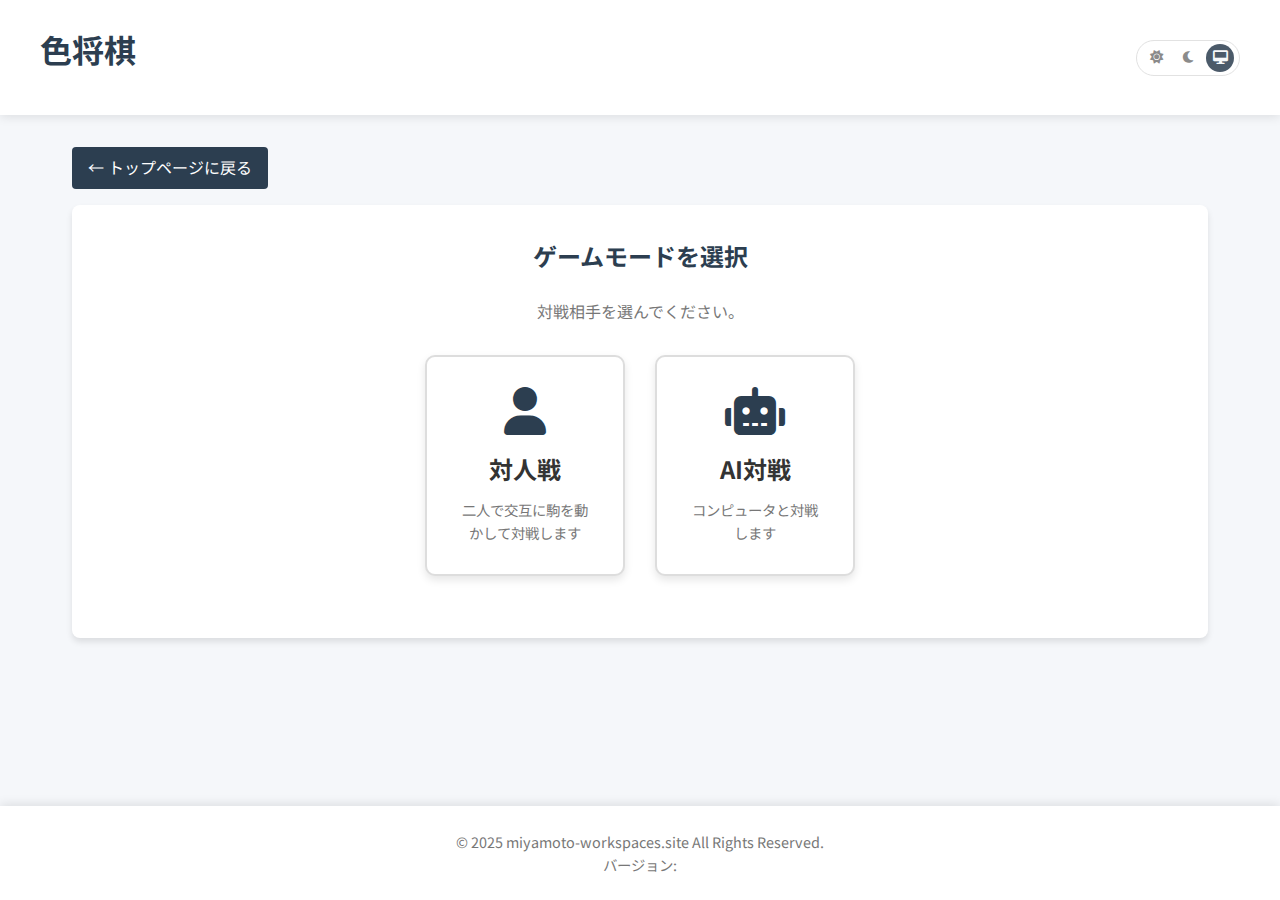
<file: index.html>
<!DOCTYPE html>
<html lang="ja">
<head>
    <meta charset="UTF-8">
    <meta name="viewport" content="width=device-width, initial-scale=1.0">
    <title>色将棋 | miyamoto-workspaces</title>
    <link href="https://fonts.googleapis.com/css2?family=Noto+Sans+JP:wght@400;700&display=swap" rel="stylesheet">
    <link rel="stylesheet" href="css/style.css">
    <link rel="stylesheet" href="https://cdnjs.cloudflare.com/ajax/libs/font-awesome/6.0.0-beta3/css/all.min.css">
</head>
<body>
    <header>
        <div class="header-content">
            <h1>色将棋</h1>
            
            <!-- テーマ切り替え - ラベルなし、アイコンのみ -->
            <div class="theme-toggle">
                <div class="theme-options">
                    <button id="light-mode" class="theme-btn" title="ライトモード">
                        <i class="fas fa-sun"></i>
                    </button>
                    <button id="dark-mode" class="theme-btn" title="ダークモード">
                        <i class="fas fa-moon"></i>
                    </button>
                    <button id="system-mode" class="theme-btn" title="システム設定に合わせる">
                        <i class="fas fa-desktop"></i>
                    </button>
                </div>
            </div>
        </div>
    </header>

    <main>
        <a href="../index.html" class="back-link">← トップページに戻る</a>
        
        <!-- ゲームモード選択画面 -->
        <div id="game-mode-selection" class="content-container">
            <h2 class="content-heading">ゲームモードを選択</h2>
            <p class="content-description">対戦相手を選んでください。</p>
            
            <div class="game-mode-options">
                <div class="game-mode-option" id="human-vs-human">
                    <i class="fas fa-user"></i>
                    <span>対人戦</span>
                    <p>二人で交互に駒を動かして対戦します</p>
                </div>
                <div class="game-mode-option" id="human-vs-ai">
                    <i class="fas fa-robot"></i>
                    <span>AI対戦</span>
                    <p>コンピュータと対戦します</p>
                </div>
            </div>
        </div>
        
        <!-- ゲーム画面 -->
        <div id="game-container" class="content-container" style="display: none;">
            
            <!-- ゲームモード表示 -->
            <div id="game-mode-display" class="game-mode-display">対人戦モード</div>
            
            <!-- ゲームエリア -->
            <div class="game-area">
                <!-- 相手の持ち駒エリア -->
                <div id="opponent-captured" class="captured-pieces opponent">
                    <!-- 持ち駒はJSで動的に追加 -->
                </div>
                
                <!-- 将棋盤 -->
                <div id="shogi-board" class="shogi-board">
                    <!-- 将棋盤はJSで動的に生成 -->
                </div>
                
                <!-- 自分の持ち駒エリア -->
                <div id="player-captured" class="captured-pieces player">
                    <!-- 持ち駒はJSで動的に追加 -->
                </div>
            </div>
            
            <!-- 手番表示エリア -->
            <div id="turn-display" class="turn-display">先手（あなた）の番です</div>
            
            <!-- 操作ボタンエリア -->
            <div class="control-buttons">
                <button id="reset-button" class="btn">
                    <i class="fas fa-redo"></i> リセット
                </button>
                <button id="back-to-menu-button" class="btn">
                    <i class="fas fa-arrow-left"></i> メニューに戻る
                </button>
                <button id="help-button" class="btn">
                    <i class="fas fa-question-circle"></i> ヘルプ
                </button>
                <button id="settings-button" class="btn">
                    <i class="fas fa-cog"></i> 設定
                </button>
            </div>
            
            <!-- 説明文 -->
            <p class="content-description game-description">色将棋｜将棋初心者でも直感的に遊べる視覚的にわかりやすい将棋ゲームです。</p>
        </div>
        
        <!-- 設定ダイアログ -->
        <div id="settings-dialog" class="dialog" style="display: none;">
            <div class="dialog-content">
                <h3>ゲーム設定</h3>
                <div class="settings-options">
                    <div class="setting-option">
                        <label for="show-movable-cells">移動可能マス表示</label>
                        <button id="show-movable-cells" class="toggle-btn active">ON</button>
                    </div>
                    <div class="setting-option">
                        <label for="show-capturable-marks">駒を取る・取られる表示</label>
                        <button id="show-capturable-marks" class="toggle-btn active">ON</button>
                    </div>
                </div>
                <button id="close-settings" class="btn">閉じる</button>
            </div>
        </div>
        
        <!-- AI設定画面 -->
        <div id="ai-settings" class="content-container" style="display: none;">
            <h2 class="content-heading">AI対戦設定</h2>
            <p class="content-description">AI対戦の設定を行ってください。</p>
            
            <div class="ai-settings-form">
                <div class="setting-group">
                    <h3>難易度</h3>
                    <div class="radio-buttons">
                        <label>
                            <input type="radio" name="difficulty" value="beginner" checked>
                            <span>初級</span>
                        </label>
                        <label>
                            <input type="radio" name="difficulty" value="intermediate">
                            <span>中級</span>
                        </label>
                        <label>
                            <input type="radio" name="difficulty" value="advanced">
                            <span>上級</span>
                        </label>
                    </div>
                </div>
                
                <div class="setting-group">
                    <h3>先手/後手</h3>
                    <div class="radio-buttons">
                        <label>
                            <input type="radio" name="player-side" value="first" checked>
                            <span>先手（あなた）</span>
                        </label>
                        <label>
                            <input type="radio" name="player-side" value="second">
                            <span>後手（あなた）</span>
                        </label>
                    </div>
                </div>
                
                <div class="settings-buttons">
                    <button id="start-ai-game" class="btn primary-btn">
                        <i class="fas fa-play"></i> ゲーム開始
                    </button>
                    <button id="back-to-mode-selection" class="btn">
                        <i class="fas fa-arrow-left"></i> 戻る
                    </button>
                </div>
            </div>
        </div>
    </main>

    <!-- ヘルプダイアログ -->
    <div id="help-dialog" class="help-dialog" style="display: none;">
        <div class="help-content">
            <h3>将棋のルール</h3>
            
            <h4>基本ルール</h4>
            <p>将棋は2人で遊ぶボードゲームです。交互に駒を動かし、相手の王将（玉将）を詰ませることが目的です。</p>
            
            <h4>駒の動かし方</h4>
            <ul>
                <li><strong>王将/玉将</strong>：8方向に1マス</li>
                <li><strong>飛車</strong>：上下左右に何マスでも</li>
                <li><strong>角行</strong>：斜め方向に何マスでも</li>
                <li><strong>金将</strong>：上下左右と斜め前に1マス</li>
                <li><strong>銀将</strong>：斜め4方向と前に1マス</li>
                <li><strong>桂馬</strong>：前方の斜め2マス先（L字）</li>
                <li><strong>香車</strong>：前方向に何マスでも</li>
                <li><strong>歩兵</strong>：前に1マス</li>
            </ul>
            
            <h4>駒の成り（昇進）</h4>
            <p>駒が敵陣（1-3段目または7-9段目）に入るか、敵陣から動く場合、成ることができます。成ると動きが変わります。</p>
            
            <h4>持ち駒</h4>
            <p>相手の駒を取ると、その駒は自分の持ち駒になります。持ち駒は盤上の空いているマスに打つことができます。</p>
            
            <button id="close-help" class="btn">閉じる</button>
        </div>
    </div>

    <!-- 成り駒選択ダイアログ -->
    <div id="promotion-dialog" class="promotion-dialog" style="display: none;">
        <div class="promotion-content">
            <h3>駒を成りますか？</h3>
            <div class="promotion-pieces">
                <div class="promotion-option">
                    <div id="promote-yes" class="piece promoted">
                        <span id="promoted-char">と</span>
                    </div>
                    <p>成る</p>
                </div>
                <div class="promotion-option">
                    <div id="promote-no" class="piece">
                        <span id="normal-char">歩</span>
                    </div>
                    <p>成らない</p>
                </div>
            </div>
        </div>
    </div>

    <!-- AI思考中表示 -->
    <div id="ai-thinking" class="ai-thinking" style="display: none;">
        <div class="ai-thinking-content">
            <div class="spinner"></div>
            <p>AIが考え中...</p>
        </div>
    </div>

    <!-- 勝敗表示ダイアログ -->
    <div id="game-result-dialog" class="dialog" style="display: none;">
        <div class="dialog-content result-dialog">
            <h3 id="result-title">ゲーム終了</h3>
            <p id="result-message" class="result-message"></p>
            <div class="result-buttons">
                <button id="new-game-button" class="btn primary-btn">新しいゲーム</button>
                <button id="close-result-button" class="btn">閉じる</button>
            </div>
        </div>
    </div>

    <!-- 定数定義のスクリプト -->
    <script>
        // 持ち時間設定（秒）- AIインターフェースとmain.jsで共有
        const TIME_LIMIT = {
            NONE: 'none'     // 無制限
        };
        
        // AIの難易度レベル - 共通定義
        const AI_DIFFICULTY = {
            BEGINNER: 'beginner',    // 初級
            INTERMEDIATE: 'intermediate', // 中級
            ADVANCED: 'advanced'     // 上級
        };
        
        // プレイヤーの手番 - 共通定義
        const PLAYER_SIDE = {
            FIRST: 'first',  // 先手
            SECOND: 'second' // 後手
        };
    </script>
    
    <!-- JavaScriptの読み込み -->
    <script src="js/version.js"></script>
    <script src="js/pieces.js"></script>
    <script src="js/board.js"></script>
    <script src="js/ai/chess-engine.js"></script>
    <script src="js/ai/ai-interface.js"></script>
    <script src="js/main.js"></script>
    
    <!-- フッター -->
    <footer class="game-footer">
        <div class="container">
            <p>&copy; 2025 miyamoto-workspaces.site All Rights Reserved.</p>
            <p id="version-info">バージョン: <span id="game-version"></span></p>
        </div>
    </footer>
</body>
</html>
</file>
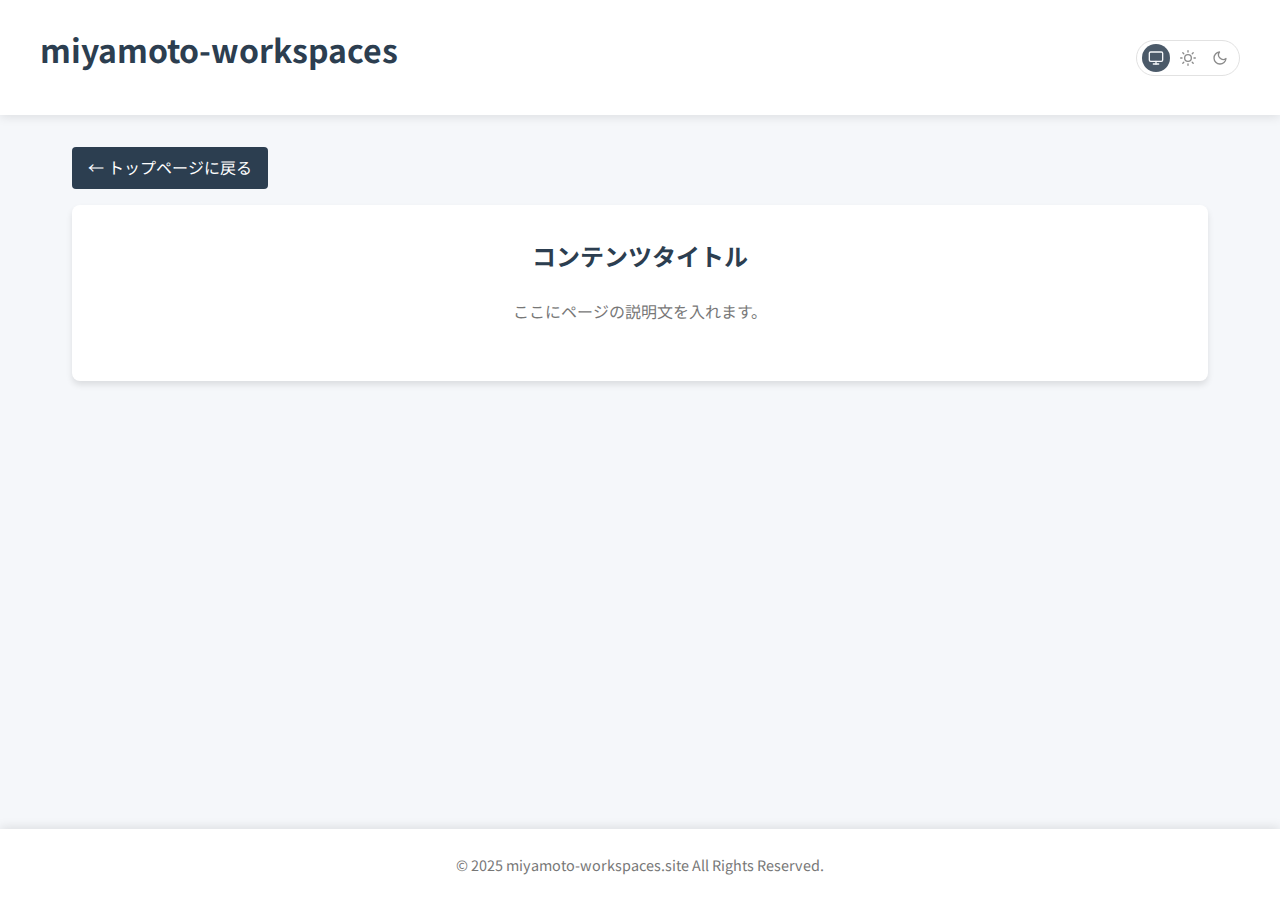
<file: 仕様書/template.html>
<!DOCTYPE html>
<html lang="ja">
<head>
    <meta charset="UTF-8">
    <meta name="viewport" content="width=device-width, initial-scale=1.0">
    <title>ページタイトル | miyamoto-workspaces</title>
    <link href="https://fonts.googleapis.com/css2?family=Noto+Sans+JP:wght@400;700&display=swap" rel="stylesheet">
    <style>
        /* ベースとなるスタイル */
        :root {
            /* ライトモードのデフォルト変数 */
            --bg-color: #f5f7fa;
            --header-bg: #ffffff;
            --card-bg: #ffffff;
            --text-color: #333333;
            --secondary-text: #777777;
            --border-color: #dddddd;
            --shadow-color: rgba(0, 0, 0, 0.1);
            --hover-shadow: rgba(0, 0, 0, 0.15);
            --primary-color: #2c3e50;
            --content-bg: #ffffff;
            --content-border: #dddddd;
        }

        /* ダークモードの変数 */
        [data-theme="dark"] {
            --bg-color: #1a1c23;
            --header-bg: #242731;
            --card-bg: #2d303a;
            --text-color: #f0f2f5;
            --secondary-text: #a0a6b3;
            --border-color: #3d4457;
            --shadow-color: rgba(0, 0, 0, 0.3);
            --hover-shadow: rgba(0, 0, 0, 0.4);
            --primary-color: #93c5fd;
            --content-bg: #242731;
            --content-border: #3d4457;
        }

        * {
            margin: 0;
            padding: 0;
            box-sizing: border-box;
        }

        html, body {
            height: 100%;
        }

        body {
            font-family: 'Noto Sans JP', sans-serif;
            background-color: var(--bg-color);
            color: var(--text-color);
            line-height: 1.6;
            display: flex;
            flex-direction: column;
            transition: background-color 0.3s, color 0.3s;
        }

        /* ヘッダー */
        header {
            background-color: var(--header-bg);
            padding: 1.5rem;
            box-shadow: 0 2px 10px var(--shadow-color);
            text-align: center;
            transition: background-color 0.3s, box-shadow 0.3s;
        }

        .header-content {
            display: flex;
            justify-content: space-between;
            align-items: center;
            max-width: 1200px;
            margin: 0 auto;
            flex-wrap: wrap;
        }

        h1 {
            margin-bottom: 1rem;
            font-weight: 700;
            color: var(--primary-color);
            transition: color 0.3s;
        }

        /* テーマ切り替えボタン */
        .theme-toggle {
            display: flex;
            align-items: center;
            justify-content: flex-end;
        }

        .theme-options {
            display: flex;
            background-color: var(--card-bg);
            border-radius: 20px;
            padding: 3px;
            border: 1px solid var(--border-color);
            opacity: 0.85;
            transition: opacity 0.2s;
        }

        .theme-options:hover {
            opacity: 1;
        }

        .theme-btn {
            border: none;
            background: none;
            color: var(--secondary-text);
            cursor: pointer;
            padding: 5px;
            margin: 0 2px;
            border-radius: 50%;
            display: flex;
            align-items: center;
            justify-content: center;
            width: 28px;
            height: 28px;
            transition: background-color 0.2s, color 0.2s;
        }

        .theme-btn:hover {
            background-color: rgba(128, 128, 128, 0.15);
        }

        .theme-btn.active {
            background-color: var(--primary-color);
            color: var(--bg-color);
        }

        /* メインコンテンツ */
        main {
            flex: 1 0 auto;
            padding: 2rem;
            max-width: 1200px;
            margin: 0 auto;
            width: 100%;
        }

        /* コンテンツカード */
        .content-container {
            background-color: var(--card-bg);
            border-radius: 8px;
            box-shadow: 0 4px 6px var(--shadow-color);
            padding: 2rem;
            margin-bottom: 2rem;
            transition: background-color 0.3s, box-shadow 0.3s;
        }

        .content-heading {
            margin-bottom: 1.5rem;
            text-align: center;
            color: var(--primary-color);
        }

        .content-description {
            margin-bottom: 1.5rem;
            color: var(--secondary-text);
            text-align: center;
        }

        /* 戻るボタン */
        .back-link {
            display: inline-block;
            padding: 0.5rem 1rem;
            background-color: var(--primary-color);
            color: white;
            text-decoration: none;
            border-radius: 4px;
            transition: background-color 0.2s;
            margin-bottom: 1rem;
        }

        .back-link:hover {
            background-color: #3a536b;
        }

        /* 汎用ボタン */
        .btn {
            background-color: var(--primary-color);
            color: white;
            border: none;
            border-radius: 4px;
            padding: 0.5rem 1rem;
            cursor: pointer;
            font-size: 0.9rem;
            transition: background-color 0.2s;
        }

        .btn:hover {
            background-color: #3a536b;
        }

        /* フッター */
        footer {
            flex-shrink: 0;
            text-align: center;
            padding: 1.5rem;
            background-color: var(--header-bg);
            color: var(--secondary-text);
            font-size: 0.9rem;
            box-shadow: 0 -2px 10px var(--shadow-color);
            margin-top: auto;
            transition: background-color 0.3s, color 0.3s, box-shadow 0.3s;
        }

        /* レスポンシブ調整 */
        @media (max-width: 768px) {
            .header-content {
                flex-direction: column;
                gap: 10px;
            }
            
            .theme-toggle {
                align-self: flex-end;
                margin-bottom: 5px;
            }
            
            .theme-options {
                transform: scale(0.9);
                opacity: 0.7;
            }
            
            main {
                padding: 1rem;
            }

            .content-container {
                padding: 1.5rem;
            }
        }

        @media (max-width: 480px) {
            /* スマホサイズの追加調整 */
        }
    </style>
</head>
<body>
    <header>
        <div class="header-content">
            <h1>miyamoto-workspaces</h1>
            
            <!-- テーマ切り替え - ラベルなし、アイコンのみ -->
            <div class="theme-toggle">
                <div class="theme-options">
                    <button id="theme-auto" class="theme-btn active" title="システム設定に合わせる">
                        <svg xmlns="http://www.w3.org/2000/svg" width="16" height="16" viewBox="0 0 24 24" fill="none" stroke="currentColor" stroke-width="2" stroke-linecap="round" stroke-linejoin="round">
                            <rect x="2" y="3" width="20" height="14" rx="2" ry="2"></rect>
                            <line x1="8" y1="21" x2="16" y2="21"></line>
                            <line x1="12" y1="17" x2="12" y2="21"></line>
                        </svg>
                    </button>
                    <button id="theme-light" class="theme-btn" title="ライトモード">
                        <svg xmlns="http://www.w3.org/2000/svg" width="16" height="16" viewBox="0 0 24 24" fill="none" stroke="currentColor" stroke-width="2" stroke-linecap="round" stroke-linejoin="round">
                            <circle cx="12" cy="12" r="5"></circle>
                            <line x1="12" y1="1" x2="12" y2="3"></line>
                            <line x1="12" y1="21" x2="12" y2="23"></line>
                            <line x1="4.22" y1="4.22" x2="5.64" y2="5.64"></line>
                            <line x1="18.36" y1="18.36" x2="19.78" y2="19.78"></line>
                            <line x1="1" y1="12" x2="3" y2="12"></line>
                            <line x1="21" y1="12" x2="23" y2="12"></line>
                            <line x1="4.22" y1="19.78" x2="5.64" y2="18.36"></line>
                            <line x1="18.36" y1="5.64" x2="19.78" y2="4.22"></line>
                        </svg>
                    </button>
                    <button id="theme-dark" class="theme-btn" title="ダークモード">
                        <svg xmlns="http://www.w3.org/2000/svg" width="16" height="16" viewBox="0 0 24 24" fill="none" stroke="currentColor" stroke-width="2" stroke-linecap="round" stroke-linejoin="round">
                            <path d="M21 12.79A9 9 0 1 1 11.21 3 7 7 0 0 0 21 12.79z"></path>
                        </svg>
                    </button>
                </div>
            </div>
        </div>
    </header>

    <main>
        <a href="../index.html" class="back-link">← トップページに戻る</a>
        
        <div class="content-container">
            <h2 class="content-heading">コンテンツタイトル</h2>
            <p class="content-description">ここにページの説明文を入れます。</p>
            
            <!-- ここにメインコンテンツを配置 -->
            <div class="content">
                <!-- コンテンツ -->
            </div>
        </div>
    </main>

    <footer>
        <p>&copy; 2025 miyamoto-workspaces.site All Rights Reserved.</p>
    </footer>

    <script>
        // DOMが読み込まれたら実行
        document.addEventListener('DOMContentLoaded', () => {
            const themeAutoBtn = document.getElementById('theme-auto');
            const themeLightBtn = document.getElementById('theme-light');
            const themeDarkBtn = document.getElementById('theme-dark');
            
            // テーマ処理 - システム設定の検出用
            const prefersDarkScheme = window.matchMedia("(prefers-color-scheme: dark)");
            
            // ローカルストレージからテーマ設定を取得
            const savedTheme = localStorage.getItem('theme-preference');
            
            // テーマ設定の適用
            function applyTheme(theme) {
                // すべてのボタンからactiveクラスを削除
                themeAutoBtn.classList.remove('active');
                themeLightBtn.classList.remove('active');
                themeDarkBtn.classList.remove('active');
                
                if (theme === 'auto') {
                    // システム設定に基づいてテーマを適用
                    themeAutoBtn.classList.add('active');
                    localStorage.setItem('theme-preference', 'auto');
                    
                    if (prefersDarkScheme.matches) {
                        document.documentElement.setAttribute('data-theme', 'dark');
                    } else {
                        document.documentElement.setAttribute('data-theme', 'light');
                    }
                } else if (theme === 'dark') {
                    // ダークモードを明示的に適用
                    themeDarkBtn.classList.add('active');
                    document.documentElement.setAttribute('data-theme', 'dark');
                    localStorage.setItem('theme-preference', 'dark');
                } else {
                    // ライトモードを明示的に適用
                    themeLightBtn.classList.add('active');
                    document.documentElement.setAttribute('data-theme', 'light');
                    localStorage.setItem('theme-preference', 'light');
                }
            }
            
            // 初期テーマの設定
            if (savedTheme) {
                applyTheme(savedTheme);
            } else {
                // デフォルトはシステム設定に従う
                applyTheme('auto');
            }
            
            // テーマ切り替えボタンのイベントリスナー
            themeAutoBtn.addEventListener('click', () => applyTheme('auto'));
            themeLightBtn.addEventListener('click', () => applyTheme('light'));
            themeDarkBtn.addEventListener('click', () => applyTheme('dark'));
            
            // システム設定の変更を検出
            prefersDarkScheme.addEventListener('change', (e) => {
                // 'auto'モードの場合のみシステム設定の変更を反映
                if (localStorage.getItem('theme-preference') === 'auto') {
                    if (e.matches) {
                        document.documentElement.setAttribute('data-theme', 'dark');
                    } else {
                        document.documentElement.setAttribute('data-theme', 'light');
                    }
                }
            });
            
            // ここに追加のJavaScriptを記述
        });
    </script>
</body>
</html>
</file>
<file: css/style.css>
/* ベースとなるスタイル */
:root {
    /* ライトモードのデフォルト変数 */
    --bg-color: #f5f7fa;
    --header-bg: #ffffff;
    --card-bg: #ffffff;
    --text-color: #333333;
    --secondary-text: #777777;
    --border-color: #dddddd;
    --shadow-color: rgba(0, 0, 0, 0.1);
    --hover-shadow: rgba(0, 0, 0, 0.15);
    --primary-color: #2c3e50;
    --content-bg: #ffffff;
    --content-border: #dddddd;
    
    /* 将棋盤と駒の色 - モダンでシンプルなデザイン */
    --board-bg: #ffffff;
    --board-border: #d0d0d0;
    --cell-border: #000;
    --cell-text: #000000;
    --player-piece-border: #4285f4; /* 明るい青色 */
    --opponent-piece-border: #ea4335; /* 赤色 */
    
    /* 駒の色 - より鮮やかで濃い色に変更 */
    --piece-text-color-dark: #000000; /* 駒の文字色（暗い背景用） */
    --piece-text-color-light: #ffffff; /* 駒の文字色（明るい背景用） */
    --piece-bg-king: #222222; /* 王将/玉将：黒色 */
    --piece-bg-rook: #9c27b0; /* 飛車：パープル */
    --piece-bg-bishop: #4caf50; /* 角行：グリーン */
    --piece-bg-gold: #ffeb3b; /* 金将：黄色 */
    --piece-bg-silver: #607d8b; /* 銀将：ブルーグレー */
    --piece-bg-knight: #ff9800; /* 桂馬：オレンジ */
    --piece-bg-lance: #ff80ab; /* 香車：ピンク */
    --piece-bg-pawn: #ffffff; /* 歩兵：白色 */
    --piece-bg-promoted: #ffd700; /* 成り駒の背景色：金色 */
    --piece-bg-promoted-dark: #b8860b; /* 成り駒の背景色（ダークモード）：暗い金色 */
    
    /* マスのハイライト色 */
    --movable-cell: rgba(66, 133, 244, 0.3);
    --selected-cell: rgba(0, 128, 255, 0.3);
    --last-move-cell: rgba(255, 255, 0, 0.3);
    
    /* 視覚的UI強化のための変数 */
    --player-movable-cell: rgba(66, 133, 244, 0.2); /* プレイヤーの駒の移動可能マス */
    --opponent-movable-cell: rgba(234, 67, 53, 0.2); /* 相手の駒の移動可能マス */
    --capturable-mark-color: #0000FF; /* 取れる駒のマーク色（青） */
    --danger-mark-color: #FF0000; /* 取られる可能性のある駒のマーク色（赤） */
    
    /* 移動可能マスの透明度 - 設定で変更可能 */
    --movable-cell-opacity: 0.3;

    /* 駒の種類ごとの移動可能マスの色（薄い色） */
    --movable-king: rgba(34, 34, 34, var(--movable-cell-opacity));
    --movable-rook: rgba(156, 39, 176, var(--movable-cell-opacity));
    --movable-bishop: rgba(76, 175, 80, var(--movable-cell-opacity));
    --movable-gold: rgba(255, 235, 59, var(--movable-cell-opacity));
    --movable-silver: rgba(96, 125, 139, var(--movable-cell-opacity));
    --movable-knight: rgba(255, 152, 0, var(--movable-cell-opacity));
    --movable-lance: rgba(255, 128, 171, var(--movable-cell-opacity));
    --movable-pawn: rgba(255, 255, 255, var(--movable-cell-opacity));
    
    /* 成り駒の移動可能マスの色 */
    --movable-promotedRook: rgba(156, 39, 176, var(--movable-cell-opacity));
    --movable-promotedBishop: rgba(76, 175, 80, var(--movable-cell-opacity));
    --movable-promotedSilver: rgba(96, 125, 139, var(--movable-cell-opacity));
    --movable-promotedKnight: rgba(255, 152, 0, var(--movable-cell-opacity));
    --movable-promotedLance: rgba(255, 128, 171, var(--movable-cell-opacity));
    --movable-promotedPawn: rgba(255, 255, 255, var(--movable-cell-opacity));

    /* 移動可能マスの境界線色 */
    --movable-player-border: #0000FF;
    --movable-opponent-border: #FF0000;
    
    /* AI対戦機能のための変数 */
    --ai-primary-color: #4285f4;
    --ai-secondary-color: #34a853;
    --ai-thinking-bg: rgba(0, 0, 0, 0.7);
    --ai-spinner-color: #ffffff;
}

/* ダークモードの変数 */
[data-theme="dark"] {
    --bg-color: #1a1c23;
    --header-bg: #242731;
    --card-bg: #2d303a;
    --text-color: #f0f2f5;
    --secondary-text: #a0a6b3;
    --border-color: #3d4457;
    --shadow-color: rgba(0, 0, 0, 0.3);
    --hover-shadow: rgba(0, 0, 0, 0.4);
    --primary-color: #93c5fd;
    --content-bg: #242731;
    --content-border: #3d4457;
    
    /* 将棋盤と駒の色（ダークモード） */
    --board-bg: #37474f;
    --board-border: #263238;
    --cell-border: #455a64;
    --cell-text: #f0f2f5;
}

/* リセットとベーススタイル */
* {
    margin: 0;
    padding: 0;
    box-sizing: border-box;
}

html, body {
    height: 100%;
}

body {
    font-family: 'Noto Sans JP', sans-serif;
    background-color: var(--bg-color);
    color: var(--text-color);
    line-height: 1.6;
    display: flex;
    flex-direction: column;
    transition: background-color 0.3s, color 0.3s;
}

/* ヘッダー */
header {
    background-color: var(--header-bg);
    padding: 1.5rem;
    box-shadow: 0 2px 10px var(--shadow-color);
    text-align: center;
    transition: background-color 0.3s, box-shadow 0.3s;
}

.header-content {
    display: flex;
    justify-content: space-between;
    align-items: center;
    max-width: 1200px;
    margin: 0 auto;
    flex-wrap: wrap;
}

h1 {
    margin-bottom: 1rem;
    font-weight: 700;
    color: var(--primary-color);
    transition: color 0.3s;
}

/* テーマ切り替えボタン */
.theme-toggle {
    display: flex;
    align-items: center;
    justify-content: flex-end;
}

.theme-options {
    display: flex;
    background-color: var(--card-bg);
    border-radius: 20px;
    padding: 3px;
    border: 1px solid var(--border-color);
    opacity: 0.85;
    transition: opacity 0.2s;
}

.theme-options:hover {
    opacity: 1;
}

.theme-btn {
    border: none;
    background: none;
    color: var(--secondary-text);
    cursor: pointer;
    padding: 5px;
    margin: 0 2px;
    border-radius: 50%;
    display: flex;
    align-items: center;
    justify-content: center;
    width: 28px;
    height: 28px;
    transition: background-color 0.2s, color 0.2s;
}

.theme-btn:hover {
    background-color: rgba(128, 128, 128, 0.15);
}

.theme-btn.active {
    background-color: var(--primary-color);
    color: var(--bg-color);
}

/* メインコンテンツ */
main {
    flex: 1 0 auto;
    padding: 2rem;
    max-width: 1200px;
    margin: 0 auto;
    width: 100%;
}

/* 戻るボタン */
.back-link {
    display: inline-block;
    padding: 0.5rem 1rem;
    background-color: var(--primary-color);
    color: white;
    text-decoration: none;
    border-radius: 4px;
    transition: background-color 0.2s;
    margin-bottom: 1rem;
}

.back-link:hover {
    background-color: #3a536b;
}

/* コンテンツカード */
.content-container {
    background-color: var(--card-bg);
    border-radius: 8px;
    box-shadow: 0 4px 6px var(--shadow-color);
    padding: 2rem;
    margin-bottom: 2rem;
    transition: background-color 0.3s, box-shadow 0.3s;
}

.content-heading {
    margin-bottom: 1.5rem;
    text-align: center;
    color: var(--primary-color);
}

.content-description {
    margin-bottom: 1.5rem;
    color: var(--secondary-text);
    text-align: center;
}

/* 汎用ボタン */
.btn {
    background-color: var(--primary-color);
    color: white;
    border: none;
    border-radius: 4px;
    padding: 0.5rem 1rem;
    cursor: pointer;
    font-size: 0.9rem;
    transition: background-color 0.2s;
    margin: 0 0.5rem;
}

.btn:hover {
    background-color: #3a536b;
}

/* フッター */
footer {
    flex-shrink: 0;
    text-align: center;
    padding: 1.5rem;
    background-color: var(--header-bg);
    color: var(--secondary-text);
    font-size: 0.9rem;
    box-shadow: 0 -2px 10px var(--shadow-color);
    margin-top: auto;
    transition: background-color 0.3s, color 0.3s, box-shadow 0.3s;
}

/* 将棋ゲーム固有のスタイル */

/* 手番表示 */
.turn-display {
    text-align: center;
    font-size: 1.2rem;
    font-weight: bold;
    margin-bottom: 1.5rem;
    padding: 0.4rem;
    border-radius: 4px;
    background-color: var(--player-piece-border);
    color: white;
    max-width: 300px;
    margin-left: auto;
    margin-right: auto;
    transition: background-color 0.3s;
}

/* ゲームエリア */
.game-area {
    display: flex;
    justify-content: center;
    align-items: flex-start;
    gap: 1rem;
    margin-bottom: 2rem;
    flex-wrap: wrap;
}

/* 将棋盤 */
.shogi-board {
    display: grid;
    grid-template-columns: repeat(9, 1fr);
    grid-template-rows: repeat(9, 1fr);
    border: 2px solid var(--board-border);
    background-color: var(--board-bg);
    width: min(calc(100vw - 4rem), 600px);
    height: min(calc(100vw - 4rem), 600px);
    aspect-ratio: 1 / 1;
    box-shadow: 0 8px 16px rgba(0, 0, 0, 0.1);
    border-radius: 4px;
    overflow: hidden;
}

.board-cell {
    border: 1px solid var(--cell-border);
    display: flex;
    justify-content: center;
    align-items: center;
    position: relative;
    cursor: pointer;
    font-size: 0.8rem;
    color: var(--cell-text);
    transition: background-color 0.2s;
}

.board-cell:hover {
    background-color: rgba(0, 0, 0, 0.05);
}

/* 駒のスタイル */
.piece {
    width: 85%;
    height: 85%;
    position: relative;
    display: flex;
    justify-content: center;
    align-items: center;
    font-weight: bold;
    font-size: 1.5rem;
    cursor: pointer;
    user-select: none;
    box-shadow: 0 2px 4px rgba(0, 0, 0, 0.2);
    border-radius: 4px;
    transition: transform 0.2s, box-shadow 0.2s;
    z-index: 10; /* 駒を移動可能マスの上に表示するため、z-indexを高くする */
}

.piece:hover {
    transform: translateY(-2px);
    box-shadow: 0 4px 8px rgba(0, 0, 0, 0.3);
}

/* 駒の所有者による枠の色 */
.piece.player {
    border: 3px solid var(--player-piece-border);
}

.piece.opponent {
    border: 3px solid var(--opponent-piece-border);
    transform: rotate(180deg);
}

.piece.opponent:hover {
    transform: rotate(180deg) translateY(-2px);
}

/* 駒の種類ごとの背景色と文字色 */
.piece.king {
    background-color: var(--piece-bg-king);
    color: var(--piece-text-color-light);
}

.piece.rook {
    background-color: var(--piece-bg-rook);
    color: var(--piece-text-color-light);
}

.piece.bishop {
    background-color: var(--piece-bg-bishop);
    color: var(--piece-text-color-dark);
}

.piece.gold {
    background-color: var(--piece-bg-gold);
    color: var(--piece-text-color-dark);
}

.piece.silver {
    background-color: var(--piece-bg-silver);
    color: var(--piece-text-color-light);
}

.piece.knight {
    background-color: var(--piece-bg-knight);
    color: var(--piece-text-color-light);
}

.piece.lance {
    background-color: var(--piece-bg-lance);
    color: var(--piece-text-color-light);
}

.piece.pawn {
    background-color: var(--piece-bg-pawn);
    color: var(--piece-text-color-dark);
}

/* 成り駒 */
.piece.promoted {
    color: #ffd700; /* 文字色を黄色に変更 */
    font-weight: bold;
}

/* と金（成り歩）の特別な文字色 */
.piece.pawn.promoted {
    color: #8b4513; /* 文字色を茶色に変更 */
}

/* 持ち駒エリア */
.captured-pieces {
    display: flex;
    flex-wrap: wrap;
    gap: 0.5rem;
    padding: 1rem;
    border-radius: 8px;
    background-color: rgba(0, 0, 0, 0.03);
    min-width: 120px;
    min-height: 200px;
    box-shadow: inset 0 0 5px rgba(0, 0, 0, 0.05);
}

.captured-pieces.opponent {
    align-self: flex-start;
}

.captured-pieces.player {
    align-self: flex-end;
}

/* 持ち駒 */
.captured-piece {
    width: 40px;
    height: 40px;
    font-size: 1.2rem;
    position: relative;
    border-radius: 4px;
    transition: transform 0.2s;
}

.captured-piece:hover {
    transform: translateY(-2px);
}

/* 持ち駒の数 */
.piece-count {
    position: absolute;
    bottom: -5px;
    right: -5px;
    background-color: var(--primary-color);
    color: white;
    border-radius: 50%;
    width: 20px;
    height: 20px;
    display: flex;
    justify-content: center;
    align-items: center;
    font-size: 0.8rem;
    box-shadow: 0 2px 4px rgba(0, 0, 0, 0.2);
}

/* マスのハイライト */
.selected {
    background-color: var(--selected-cell);
    position: relative;
    z-index: 1;
}

.movable {
    background-color: var(--movable-cell);
    position: relative;
    z-index: 1;
}

.last-move {
    box-shadow: inset 0 0 0 4px var(--last-move-cell);
    position: relative;
    z-index: 1;
}

/* 操作ボタンエリア */
.control-buttons {
    display: flex;
    justify-content: center;
    gap: 1rem;
    margin-top: 1.5rem;
    flex-wrap: wrap;
}

/* ヘルプダイアログ */
.help-dialog {
    position: fixed;
    top: 0;
    left: 0;
    width: 100%;
    height: 100%;
    background-color: rgba(0, 0, 0, 0.7);
    display: none;
    justify-content: center;
    align-items: center;
    z-index: 1000;
}

.help-content {
    background-color: var(--card-bg);
    border-radius: 8px;
    padding: 2rem;
    max-width: 600px;
    width: 90%;
    max-height: 80vh;
    overflow-y: auto;
    box-shadow: 0 4px 20px var(--shadow-color);
}

.help-content h3 {
    color: var(--primary-color);
    margin-bottom: 1rem;
    text-align: center;
}

.help-content h4 {
    margin: 1.5rem 0 0.5rem;
    color: var(--primary-color);
}

.help-content p {
    margin-bottom: 0.5rem;
}

.help-content ul {
    margin: 0.5rem 0 1rem 1.5rem;
}

.help-content li {
    margin-bottom: 0.3rem;
}

.help-content button {
    margin-top: 1.5rem;
    display: block;
    margin-left: auto;
    margin-right: auto;
}

/* 成り駒選択ダイアログ */
.promotion-dialog {
    position: fixed;
    top: 0;
    left: 0;
    width: 100%;
    height: 100%;
    background-color: rgba(0, 0, 0, 0.7);
    display: flex;
    justify-content: center;
    align-items: center;
    z-index: 1000;
}

.promotion-content {
    background-color: var(--card-bg);
    border-radius: 8px;
    padding: 2rem;
    width: 300px;
    text-align: center;
    box-shadow: 0 4px 20px var(--shadow-color);
}

.promotion-content h3 {
    color: var(--primary-color);
    margin-bottom: 1.5rem;
    font-size: 1.3rem;
}

.promotion-pieces {
    display: flex;
    justify-content: space-around;
    margin: 1.5rem 0;
}

.promotion-option {
    display: flex;
    flex-direction: column;
    align-items: center;
    cursor: pointer;
    transition: transform 0.2s;
}

.promotion-option:hover {
    transform: translateY(-5px);
}

.promotion-option .piece {
    width: 80px;
    height: 80px;
    margin-bottom: 0.5rem;
    font-size: 2rem;
}

.promotion-option p {
    font-weight: bold;
    color: var(--text-color);
}

/* 視覚的UI強化のためのスタイル */

/* 移動可能マスの表示 */
.all-movable-player {
    background-color: var(--player-movable-cell);
    border: 2px solid var(--movable-player-border);
}

.all-movable-opponent {
    background-color: var(--opponent-movable-cell);
    border: 2px solid var(--movable-opponent-border);
}

/* 複数の駒が移動可能なマス */
.multiple-movable {
    position: relative;
    overflow: visible;
}

.multiple-movable-indicator {
    position: absolute;
    height: 100%;
    top: 0;
    z-index: 1;
    box-sizing: border-box;
    border: 2px solid;
    pointer-events: none;
}

/* 所有者に応じた境界線の色 */
.multiple-movable-indicator.movable-player {
    border-color: var(--movable-player-border);
    z-index: 1; /* プレイヤーのインジケーターを背面に表示 */
}

.multiple-movable-indicator.movable-opponent {
    border-color: var(--movable-opponent-border);
    z-index: 1; /* 相手のインジケーターを背面に表示 */
}

/* 駒の種類ごとの移動可能マスの色 */
.movable-king {
    background-color: var(--movable-king);
}

.movable-rook {
    background-color: var(--movable-rook);
}

.movable-bishop {
    background-color: var(--movable-bishop);
}

.movable-gold {
    background-color: var(--movable-gold);
}

.movable-silver {
    background-color: var(--movable-silver);
}

.movable-knight {
    background-color: var(--movable-knight);
}

.movable-lance {
    background-color: var(--movable-lance);
}

.movable-pawn {
    background-color: var(--movable-pawn);
}

.movable-promotedRook {
    background-color: var(--movable-promotedRook);
}

.movable-promotedBishop {
    background-color: var(--movable-promotedBishop);
}

.movable-promotedSilver {
    background-color: var(--movable-promotedSilver);
}

.movable-promotedKnight {
    background-color: var(--movable-promotedKnight);
}

.movable-promotedLance {
    background-color: var(--movable-promotedLance);
}

.movable-promotedPawn {
    background-color: var(--movable-promotedPawn);
}

/* プレイヤーと相手の移動可能マスの基本スタイル */
.movable-player {
    border: 2px solid var(--movable-player-border);
}

.movable-opponent {
    border: 2px solid var(--movable-opponent-border);
}

/* 駒を取る・取られる表示 */
.capturable-piece, .danger-piece {
    position: relative;
}

.capturable-piece::after, .danger-piece::after {
    content: '⚔';
    position: absolute;
    top: -5px;
    right: -5px;
    font-size: 1.2rem;
    filter: drop-shadow(0 0 2px rgba(0, 0, 0, 0.5));
    z-index: 20; /* 剣マークは駒よりも上に表示 */
}

.capturable-piece::after {
    color: var(--capturable-mark-color);
}

.danger-piece::after {
    color: var(--danger-mark-color);
}

/* 視覚的UI設定 */
.visual-settings {
    margin: 2rem auto;
    padding: 1rem;
    background-color: var(--card-bg);
    border-radius: 8px;
    box-shadow: 0 2px 8px var(--shadow-color);
    max-width: 600px;
}

.visual-settings h3 {
    text-align: center;
    margin-bottom: 1rem;
    color: var(--primary-color);
    font-size: 1.2rem;
}

.settings-options {
    display: flex;
    flex-wrap: wrap;
    justify-content: space-around;
    gap: 1rem;
}

.setting-option {
    display: flex;
    flex-direction: column;
    align-items: center;
    gap: 0.5rem;
}

.setting-option label {
    font-size: 0.9rem;
    color: var(--secondary-text);
}

.toggle-btn {
    background-color: var(--border-color);
    color: var(--secondary-text);
    border: none;
    border-radius: 20px;
    padding: 0.3rem 1rem;
    font-size: 0.8rem;
    font-weight: bold;
    cursor: pointer;
    transition: all 0.2s;
    min-width: 60px;
}

.toggle-btn.active {
    background-color: var(--primary-color);
    color: white;
}

/* 透明度調整コントロール */
.opacity-control {
    display: flex;
    align-items: center;
    gap: 0.5rem;
}

.opacity-btn {
    background-color: var(--primary-color);
    color: white;
    border: none;
    border-radius: 50%;
    width: 24px;
    height: 24px;
    font-size: 1rem;
    font-weight: bold;
    display: flex;
    justify-content: center;
    align-items: center;
    cursor: pointer;
    transition: all 0.2s;
}

.opacity-btn:hover {
    background-color: #3a536b;
}

#opacity-value {
    font-size: 0.9rem;
    font-weight: bold;
    color: var(--text-color);
    min-width: 40px;
    text-align: center;
}

/* ゲームコンテナ */
.game-container {
    display: flex;
    flex-direction: column;
    align-items: center;
    max-width: 1200px;
    margin: 0 auto;
    padding: 20px;
}

/* レスポンシブ調整 */
@media (max-width: 768px) {
    .header-content {
        flex-direction: column;
        gap: 10px;
    }
    
    .theme-toggle {
        align-self: flex-end;
        margin-bottom: 5px;
    }
    
    .theme-options {
        transform: scale(0.9);
        opacity: 0.7;
    }
    
    main {
        padding: 1rem;
    }

    .content-container {
        padding: 1.5rem;
    }
    
    .game-area {
        flex-direction: column;
        align-items: center;
    }
    
    .captured-pieces {
        width: 100%;
        min-height: 100px;
        justify-content: center;
    }
    
    .shogi-board {
        width: 100%;
        height: auto;
    }
    
    .piece {
        font-size: 1.2rem;
    }
    
    .help-content {
        padding: 1.5rem;
        width: 95%;
    }
    
    .visual-settings {
        padding: 0.8rem;
    }
    
    .settings-options {
        flex-direction: column;
        align-items: center;
    }
    
    .setting-option {
        width: 100%;
        flex-direction: row;
        justify-content: space-between;
    }
}

@media (max-width: 480px) {
    .piece {
        font-size: 1rem;
    }
    
    .control-buttons {
        flex-direction: column;
        align-items: center;
    }
    
    .btn {
        width: 100%;
        margin: 0.25rem 0;
    }
}

/* ゲームモード表示 */
.game-mode-display {
    font-size: 1rem;
    font-weight: bold;
    text-align: center;
    margin-bottom: 10px;
    padding: 5px 10px;
    background-color: var(--primary-color);
    color: white;
    border-radius: 4px;
    display: inline-block;
}

/* ゲームモード選択画面 */
.game-mode-options {
    display: flex;
    justify-content: center;
    gap: 30px;
    margin: 30px 0;
}

.game-mode-option {
    display: flex;
    flex-direction: column;
    align-items: center;
    padding: 30px;
    background-color: var(--card-bg);
    border: 2px solid var(--border-color);
    border-radius: 10px;
    box-shadow: 0 4px 8px var(--shadow-color);
    cursor: pointer;
    transition: all 0.3s ease;
    width: 200px;
}

.game-mode-option:hover {
    transform: translateY(-5px);
    box-shadow: 0 8px 16px var(--hover-shadow);
    border-color: var(--primary-color);
}

.game-mode-option i {
    font-size: 3rem;
    margin-bottom: 15px;
    color: var(--primary-color);
}

.game-mode-option span {
    font-size: 1.5rem;
    font-weight: bold;
    margin-bottom: 10px;
}

.game-mode-option p {
    text-align: center;
    color: var(--secondary-text);
    font-size: 0.9rem;
}

/* AI設定画面 */
.ai-settings-form {
    background-color: var(--card-bg);
    border-radius: 10px;
    padding: 20px;
    box-shadow: 0 4px 8px var(--shadow-color);
    max-width: 600px;
    margin: 0 auto;
}

.setting-group {
    margin-bottom: 20px;
}

.setting-group h3 {
    font-size: 1.2rem;
    margin-bottom: 10px;
    color: var(--primary-color);
    border-bottom: 1px solid var(--border-color);
    padding-bottom: 5px;
}

.radio-buttons {
    display: flex;
    flex-wrap: wrap;
    gap: 10px;
}

.radio-buttons label {
    display: flex;
    align-items: center;
    padding: 8px 15px;
    background-color: var(--bg-color);
    border: 1px solid var(--border-color);
    border-radius: 20px;
    cursor: pointer;
    transition: all 0.2s ease;
}

.radio-buttons label:hover {
    background-color: var(--primary-color);
    color: white;
}

.radio-buttons input[type="radio"] {
    margin-right: 8px;
}

.radio-buttons input[type="radio"]:checked + span {
    font-weight: bold;
}

.radio-buttons label:has(input[type="radio"]:checked) {
    background-color: var(--primary-color);
    color: white;
    border-color: var(--primary-color);
}

.settings-buttons {
    display: flex;
    justify-content: space-between;
    margin-top: 30px;
}

.primary-btn {
    background-color: var(--ai-primary-color);
    color: white;
    font-weight: bold;
    padding: 10px 20px;
}

.primary-btn:hover {
    background-color: var(--ai-secondary-color);
}

/* AI思考中表示 */
.ai-thinking {
    position: fixed;
    top: 0;
    left: 0;
    width: 100%;
    height: 100%;
    background-color: var(--ai-thinking-bg);
    display: flex;
    justify-content: center;
    align-items: center;
    z-index: 1000;
}

.ai-thinking-content {
    background-color: var(--card-bg);
    padding: 30px;
    border-radius: 10px;
    text-align: center;
    box-shadow: 0 4px 20px rgba(0, 0, 0, 0.3);
}

.ai-thinking-content p {
    font-size: 1.2rem;
    margin: 15px 0;
    font-weight: bold;
}

.ai-time-remaining {
    font-size: 1.5rem;
    color: var(--ai-primary-color);
    margin-top: 10px;
}

.spinner {
    width: 50px;
    height: 50px;
    border: 5px solid rgba(0, 0, 0, 0.1);
    border-radius: 50%;
    border-top-color: var(--ai-primary-color);
    animation: spin 1s ease-in-out infinite;
    margin: 0 auto;
}

@keyframes spin {
    to {
        transform: rotate(360deg);
    }
}

/* ゲーム説明文 - 画面下部に配置 */
.game-description {
    margin-top: 20px;
    text-align: center;
    font-size: 0.9rem;
    color: var(--secondary-text);
    padding: 10px;
    border-top: 1px solid var(--border-color);
}

/* ダイアログ共通スタイル */
.dialog {
    position: fixed;
    top: 0;
    left: 0;
    width: 100%;
    height: 100%;
    background-color: rgba(0, 0, 0, 0.7);
    display: none;
    justify-content: center;
    align-items: center;
    z-index: 1000;
}

.dialog-content {
    background-color: var(--card-bg);
    padding: 2rem;
    border-radius: 8px;
    box-shadow: 0 4px 6px var(--shadow-color);
    max-width: 90%;
    width: 500px;
    position: relative;
}

.dialog-content h3 {
    margin-bottom: 1.5rem;
    text-align: center;
    color: var(--primary-color);
}

/* 設定オプション */
.settings-options {
    margin-bottom: 1.5rem;
}

.setting-option {
    display: flex;
    justify-content: space-between;
    align-items: center;
    margin-bottom: 1rem;
    padding: 0.5rem;
    border-radius: 4px;
    background-color: var(--bg-color);
}

.setting-option label {
    margin-right: 1rem;
    color: var(--text-color);
}

.toggle-btn {
    background-color: var(--secondary-text);
    color: white;
    border: none;
    border-radius: 4px;
    padding: 0.5rem 1rem;
    cursor: pointer;
    font-size: 0.9rem;
    transition: background-color 0.2s;
}

.toggle-btn.active {
    background-color: var(--primary-color);
}

/* レスポンシブ対応 */
@media (max-width: 768px) {
    .dialog-content {
        width: 90%;
        padding: 1.5rem;
    }
    
    .setting-option {
        flex-direction: column;
        align-items: flex-start;
    }
    
    .setting-option label {
        margin-bottom: 0.5rem;
    }
}

/* 勝敗表示ダイアログ */
.result-dialog {
    text-align: center;
}

.result-message {
    font-size: 1.2rem;
    margin: 1.5rem 0;
    line-height: 1.6;
}

.result-buttons {
    display: flex;
    justify-content: center;
    gap: 1rem;
    margin-top: 2rem;
}

/* 勝者表示のスタイル */
.winner-player {
    color: var(--player-piece-border);
    font-weight: bold;
}

.winner-opponent {
    color: var(--opponent-piece-border);
    font-weight: bold;
}
</file>
